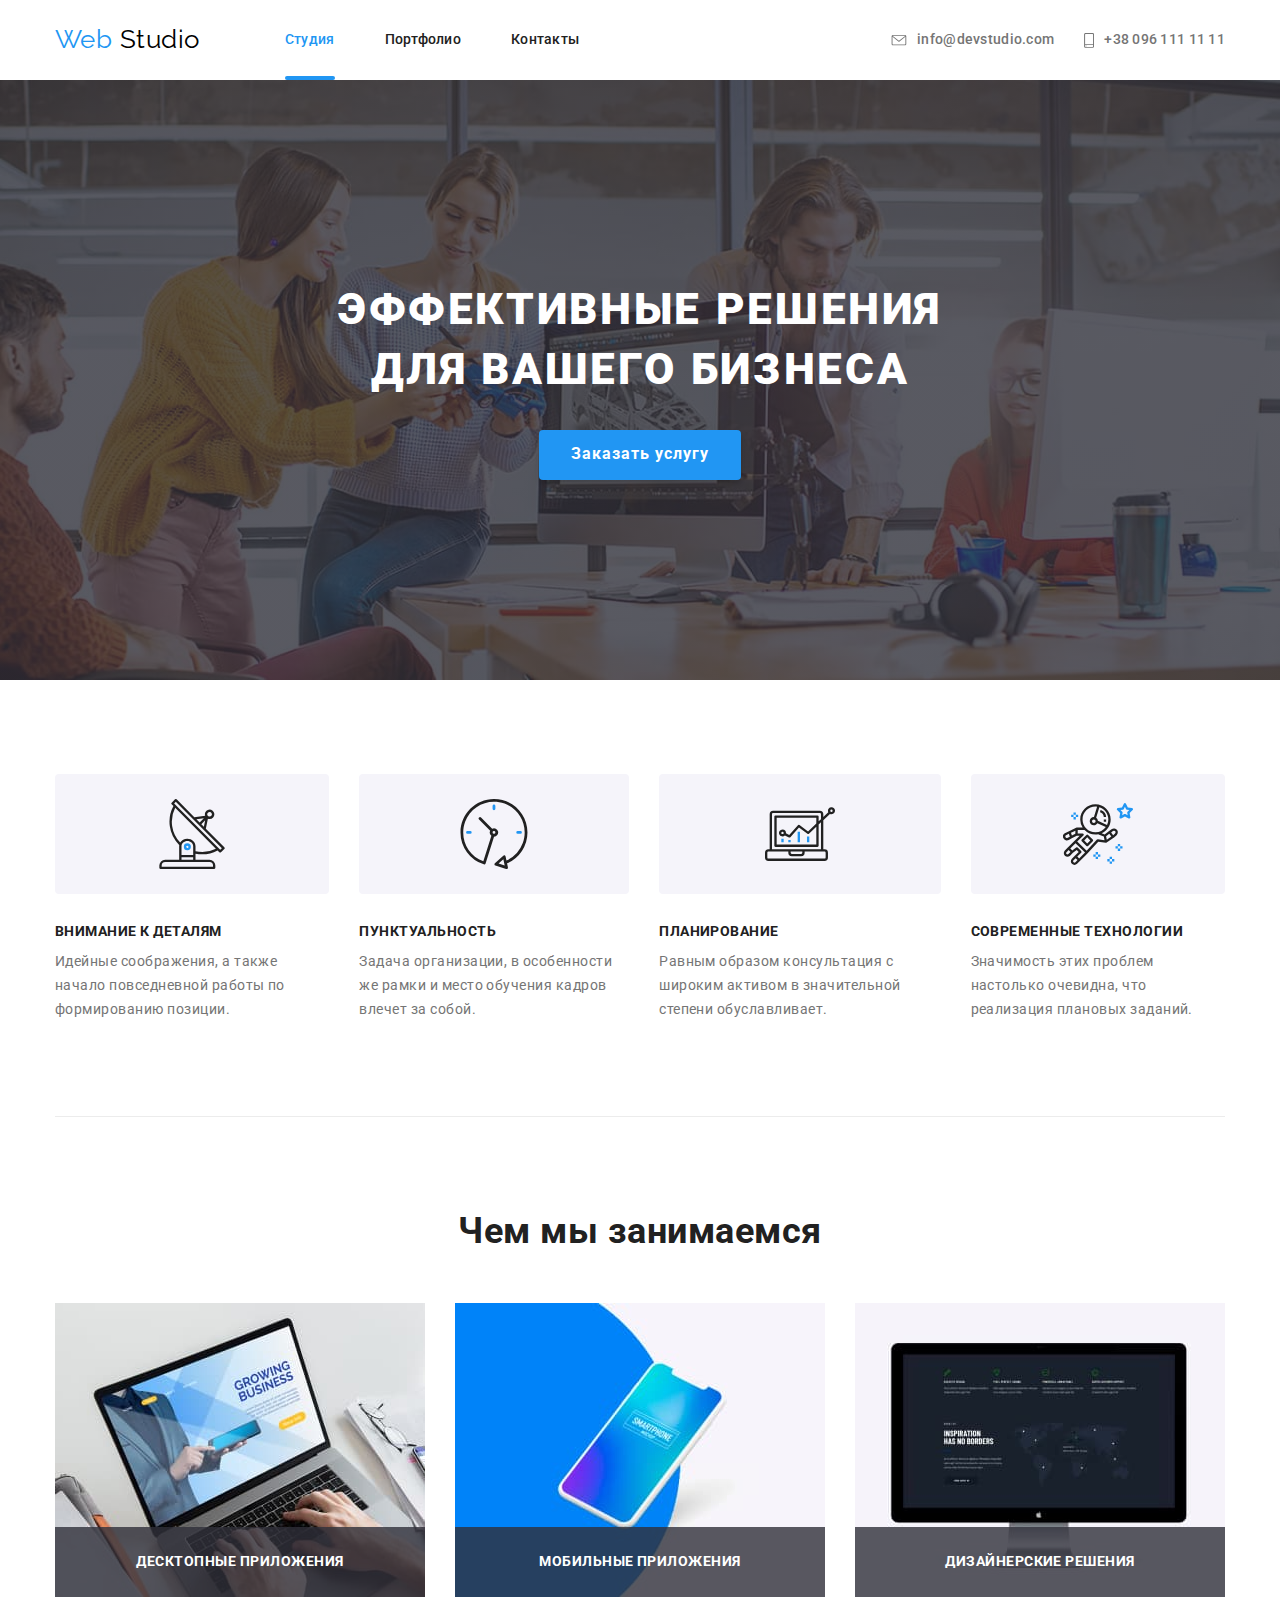
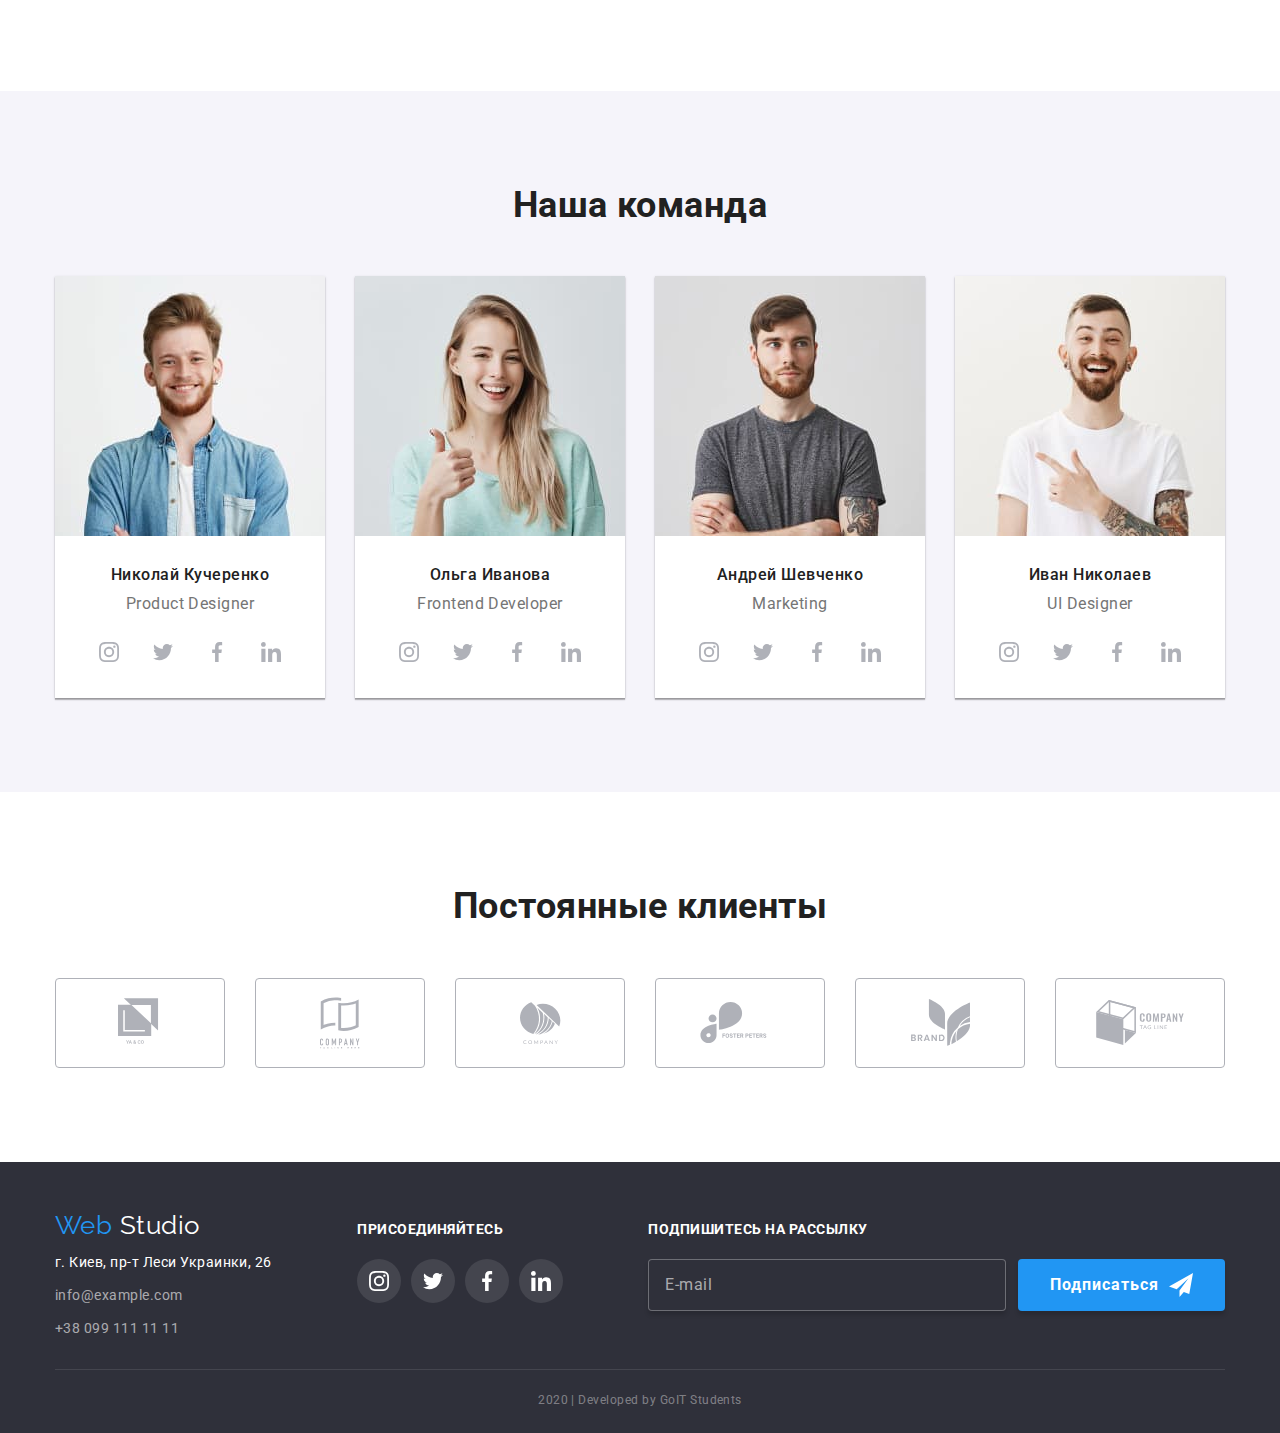
<file: index.html>
<!DOCTYPE html>
<html lang="ru">
  <head>
    <meta charset="UTF-8" />
    <meta name="viewport" content="width=device-width, initial-scale=1.0" />
    <title>Document</title>
    <link
      href="https://fonts.googleapis.com/css2?family=Raleway:wght@700&family=Roboto:wght@400;500;700;900&display=swap"
      rel="stylesheet"
    />
    <link
      rel="stylesheet"
      href="https://cdnjs.cloudflare.com/ajax/libs/modern-normalize/0.6.0/modern-normalize.min.css"
    />
    <link rel="stylesheet" href="./css/styles.css" />
  </head>
  <body>
    <!--Шапка сайта-->
    <header>
      <div class="container main-box">
        <nav class="nav-box">
          <a href="#" class="logo"
            >Web<span class="logo-accent"> Studio</span></a
          >
          <ul class="site-nav list">
            <li class="item">
              <a href="./index.html" class="link current">Студия</a>
            </li>
            <li class="item">
              <a href="./portfolio.html" class="link">Портфолио</a>
            </li>
            <li class="item"><a href="#" class="link">Контакты</a></li>
          </ul>
        </nav>
        <ul class="site-address list">
          <li class="item">
            <a href="mailto:info@devstudio.com" class="link">
              <svg class="icon-envelope" width="16" height="11.02">
                <use href="./images/sprite.svg#envelope"></use>
              </svg>
              info@devstudio.com</a
            >
          </li>
          <li class="item">
            <a href="tel:+380961111111" class="link">
              <svg class="icon-smartphone" width="10" height="14.94">
                <use href="./images/sprite.svg#smartphone"></use>
              </svg>
              +38 096 111 11 11</a
            >
          </li>
        </ul>
      </div>
    </header>

    <main>
      <!--Герой-->
      <div class="hero-overlay">
        <section class="hero">
          <h1 class="hero-title">
            эффективные решения для вашего бизнеса
          </h1>
          <button class="button" data-modal-open>Заказать услугу</button>
        </section>
      </div>
      <!--Достоинство и преимущество -->
      <section class="section">
        <div class="container">
          <h2 class="visually-hidden">
            Достоинство и преимущество нашей компании
          </h2>
          <ul class="dignity list">
            <li class="item">
              <div class="dignity-icon">
                <svg class="icon-antenna" width="70" height="70">
                  <use href="./images/sprite.svg#antenna"></use>
                </svg>
              </div>
              <h3 class="section-subtitle">Внимание к деталям</h3>
              <p class="text">
                Идейные соображения, а также начало повседневной работы по
                формированию позиции.
              </p>
            </li>
            <li class="item">
              <div class="dignity-icon">
                <svg class="icon-clock" width="70" height="70">
                  <use href="./images/sprite.svg#clock"></use>
                </svg>
              </div>
              <h3 class="section-subtitle">Пунктуальность</h3>
              <p class="text">
                Задача организации, в особенности же рамки и место обучения
                кадров влечет за собой.
              </p>
            </li>
            <li class="item">
              <div class="dignity-icon">
                <svg class="icon-diagram" width="70" height="70">
                  <use href="./images/sprite.svg#diagram"></use>
                </svg>
              </div>
              <h3 class="section-subtitle">Планирование</h3>
              <p class="text">
                Равным образом консультация с широким активом в значительной
                степени обуславливает.
              </p>
            </li>
            <li class="item">
              <div class="dignity-icon">
                <svg class="icon-astronaut" width="70" height="70">
                  <use href="./images/sprite.svg#astronaut"></use>
                </svg>
              </div>
              <h3 class="section-subtitle">Современные технологии</h3>
              <p class="text">
                Значимость этих проблем настолько очевидна, что реализация
                плановых заданий.
              </p>
            </li>
          </ul>
        </div>
      </section>
      <!-- Промежуточная линия -->
      <div class="container">
        <div class="line"></div>
      </div>
      <!--Род занятий-->
      <section class="section">
        <div class="container">
          <h2 class="section-title">Чем мы занимаемся</h2>
          <ul class="occupation list">
            <li class="item">
              <img
                class="no-clearance"
                src="./images/dextop.jpg"
                width="370"
                height="294"
                alt="Фото десктопного устройства"
              />
              <h3 class="lead">Десктопные приложения</h3>
            </li>
            <li class="item">
              <img
                class="no-clearance"
                src="./images/mobil.jpg"
                width="370"
                height="294"
                alt="Фото мобильного устройства"
              />
              <h3 class="lead">Мобильные приложения</h3>
            </li>
            <li class="item">
              <img
                class="no-clearance"
                src="./images/pc.jpg"
                width="370"
                height="294"
                alt="Фото персонального компьютера"
              />
              <h3 class="lead">Дизайнерские решения</h3>
            </li>
          </ul>
        </div>
      </section>
      <!--Список команды -->
      <section class="team section">
        <div class="container">
          <h2 class="section-title">Наша команда</h2>
          <ul class="team-box list">
            <li class="item">
              <img
                class="no-clearance"
                src="./images/foto-John-Smith.jpg"
                width="270"
                height="260"
                alt="фото Николай Кучеренко"
              />
              <div class="content-team">
                <h3 class="list-team">Николай Кучеренко</h3>
                <p class="prof">Product Designer</p>
                <ul class="socials list">
                  <li class="icons">
                    <a
                      href="#"
                      aria-label="Ссылка на instagram"
                      class="icon-social"
                    >
                      <svg class="social-network" width="20">
                        <use href="./images/sprite.svg#instagram"></use>
                      </svg>
                    </a>
                  </li>
                  <li class="icons">
                    <a
                      href="#"
                      aria-label="Ссылка на twitter"
                      class="icon-social"
                    >
                      <svg class="social-network" width="20">
                        <use href="./images/sprite.svg#twitter"></use>
                      </svg>
                    </a>
                  </li>
                  <li class="icons">
                    <a
                      href="#"
                      aria-label="Ссылка на facebook"
                      class="icon-social"
                    >
                      <svg class="social-network" width="20">
                        <use href="./images/sprite.svg#facebook"></use>
                      </svg>
                    </a>
                  </li>
                  <li class="icons">
                    <a
                      href="#"
                      aria-label="Ссылка на linkedin"
                      class="icon-social"
                    >
                      <svg class="social-network" width="20">
                        <use href="./images/sprite.svg#linkedin"></use>
                      </svg>
                    </a>
                  </li>
                </ul>
              </div>
            </li>
            <li class="item">
              <img
                class="no-clearance"
                src="./images/foto-Marta-Stewart.jpg"
                width="270"
                height="260"
                alt="фото Ольга Иванова"
              />
              <div class="content-team">
                <h3 class="list-team">Ольга Иванова</h3>
                <p class="prof">Frontend Developer</p>
                <ul class="socials list">
                  <li class="icons">
                    <a
                      href="#"
                      aria-label="Ссылка на instagram"
                      class="icon-social"
                    >
                      <svg class="social-network" width="20">
                        <use href="./images/sprite.svg#instagram"></use>
                      </svg>
                    </a>
                  </li>
                  <li class="icons">
                    <a
                      href="#"
                      aria-label="Ссылка на twitter"
                      class="icon-social"
                    >
                      <svg class="social-network" width="20">
                        <use href="./images/sprite.svg#twitter"></use>
                      </svg>
                    </a>
                  </li>
                  <li class="icons">
                    <a
                      href="#"
                      aria-label="Ссылка на facebook"
                      class="icon-social"
                    >
                      <svg class="social-network" width="20">
                        <use href="./images/sprite.svg#facebook"></use>
                      </svg>
                    </a>
                  </li>
                  <li class="icons">
                    <a
                      href="#"
                      aria-label="Ссылка на linkedin"
                      class="icon-social"
                    >
                      <svg class="social-network" width="20">
                        <use href="./images/sprite.svg#linkedin"></use>
                      </svg>
                    </a>
                  </li>
                </ul>
              </div>
            </li>
            <li class="item">
              <img
                class="no-clearance"
                src="./images/foto-Robert-Jakis.jpg"
                width="270"
                height="260"
                alt="фото Андрей Шевченко"
              />
              <div class="content-team">
                <h3 class="list-team">Андрей Шевченко</h3>
                <p class="prof">Marketing</p>
                <ul class="socials list">
                  <li class="icons">
                    <a
                      href="#"
                      aria-label="Ссылка на instagram"
                      class="icon-social"
                    >
                      <svg class="social-network" width="20">
                        <use href="./images/sprite.svg#instagram"></use>
                      </svg>
                    </a>
                  </li>
                  <li class="icons">
                    <a
                      href="#"
                      aria-label="Ссылка на twitter"
                      class="icon-social"
                      ><svg class="social-network" width="20">
                        <use href="./images/sprite.svg#twitter"></use>
                      </svg>
                    </a>
                  </li>
                  <li class="icons">
                    <a
                      href="#"
                      aria-label="Ссылка на facebook"
                      class="icon-social"
                      ><svg class="social-network" width="20">
                        <use href="./images/sprite.svg#facebook"></use>
                      </svg>
                    </a>
                  </li>
                  <li class="icons">
                    <a
                      href="#"
                      aria-label="Ссылка на linkedin"
                      class="icon-social"
                      ><svg class="social-network" width="20">
                        <use href="./images/sprite.svg#linkedin"></use>
                      </svg>
                    </a>
                  </li>
                </ul>
              </div>
            </li>
            <li class="item">
              <img
                class="no-clearance"
                src="./images/foto-Martin-Doe.jpg"
                width="270"
                height="260"
                alt="фото Иван Николаев"
              />
              <div class="content-team">
                <h3 class="list-team">Иван Николаев</h3>
                <p class="prof">UI Designer</p>
                <ul class="socials list">
                  <li class="icons">
                    <a
                      href="#"
                      aria-label="Ссылка на instagram"
                      class="icon-social"
                      ><svg class="social-network" width="20">
                        <use href="./images/sprite.svg#instagram"></use>
                      </svg>
                    </a>
                  </li>
                  <li class="icons">
                    <a
                      href="#"
                      aria-label="Ссылка на twitter"
                      class="icon-social"
                      ><svg class="social-network" width="20">
                        <use href="./images/sprite.svg#twitter"></use>
                      </svg>
                    </a>
                  </li>
                  <li class="icons">
                    <a
                      href="#"
                      aria-label="Ссылка на facebook"
                      class="icon-social"
                      ><svg class="social-network" width="20">
                        <use href="./images/sprite.svg#facebook"></use>
                      </svg>
                    </a>
                  </li>
                  <li class="icons">
                    <a
                      href="#"
                      aria-label="Ссылка на linkedin"
                      class="icon-social"
                      ><svg class="social-network" width="20">
                        <use href="./images/sprite.svg#linkedin"></use>
                      </svg>
                    </a>
                  </li>
                </ul>
              </div>
            </li>
          </ul>
        </div>
      </section>
      <!--Список клиентов -->
      <section class="section">
        <div class="container">
          <h2 class="section-title">Постоянные клиенты</h2>
          <ul class="company-box list">
            <li class="icons">
              <a href="#" class="logo-border">
                <svg class="icon-logo" width="44.27" height="49.23">
                  <use href="./images/sprite.svg#client-one"></use>
                </svg>
              </a>
            </li>
            <li class="icons">
              <a href="#" class="logo-border">
                <svg class="icon-logo" width="40" height="52">
                  <use href="./images/sprite.svg#client-two"></use>
                </svg>
              </a>
            </li>
            <li class="icons">
              <a href="#" class="logo-border">
                <svg class="icon-logo" width="41" height="42.6">
                  <use href="./images/sprite.svg#client-three"></use>
                </svg>
              </a>
            </li>
            <li class="icons">
              <a href="#" class="logo-border">
                <svg class="icon-logo" width="79.66" height="42.02">
                  <use href="./images/sprite.svg#client-four"></use>
                </svg>
              </a>
            </li>
            <li class="icons">
              <a href="#" class="logo-border">
                <svg class="icon-logo" width="59" height="47">
                  <use href="./images/sprite.svg#client-five"></use>
                </svg>
              </a>
            </li>
            <li class="icons">
              <a href="#" class="logo-border">
                <svg class="icon-logo" width="88.48" height="45.44">
                  <use href="./images/sprite.svg#client-six"></use>
                </svg>
              </a>
            </li>
          </ul>
        </div>
      </section>
    </main>

    <!--Подвал-->
    <footer class="footer">
      <div class="container">
        <div class="footer-box">
          <div class="info-box">
            <a href="#" class="logo">Web<span class="accent"> Studio</span></a>
            <address class="address">
              г. Киев, пр-т Леси Украинки, 26
            </address>
            <address class="contact">
              <a href="mailto:info@devstudio.com" class="link mail"
                >info@example.com</a
              >
              <a href="tel:+380961111111" class="link">+38 099 111 11 11</a>
            </address>
          </div>

          <div class="join-box">
            <b class="subscribe">присоединяйтесь</b>
            <ul class="socials list">
              <li class="icons">
                <a href="#" aria-label="Ссылка на instagram" class="icon-social"
                  ><svg class="social-network" width="20">
                    <use href="./images/sprite.svg#instagram"></use>
                  </svg>
                </a>
              </li>
              <li class="icons">
                <a href="#" aria-label="Ссылка на twitter" class="icon-social"
                  ><svg class="social-network" width="20">
                    <use href="./images/sprite.svg#twitter"></use>
                  </svg>
                </a>
              </li>
              <li class="icons">
                <a href="#" aria-label="Ссылка на facebook" class="icon-social"
                  ><svg class="social-network" width="20">
                    <use href="./images/sprite.svg#facebook"></use>
                  </svg>
                </a>
              </li>
              <li class="icons">
                <a href="#" aria-label="Ссылка на linkedin" class="icon-social"
                  ><svg class="social-network" width="20">
                    <use href="./images/sprite.svg#linkedin"></use>
                  </svg>
                </a>
              </li>
            </ul>
          </div>

          <div class="subscribe-box">
            <b class="subscribe">Подпишитесь на рассылку</b>
            <div class="subscribe-input">
              <input
                type="email"
                class="mail-input"
                name="email"
                placeholder="E-mail"
              />
              <button type="submit" class="subscribe-btn button">
                Подписаться
                <svg class="icon-send" width="24" height="24">
                  <use href="./images/sprite.svg#send"></use>
                </svg>
              </button>
            </div>
          </div>
        </div>
        <p class="copyright">2020 | Developed by GoIT Students</p>
      </div>

      <!-- Модалка -->
      <div class="backdrop is-hidden" data-modal>
        <div class="modal">
          <form class="form">
            <h2 class="form-title">Оставьте свои данные, мы вам перезвоним</h2>
            <ul class="list form-field">
              <li class="form-list">
                <label class="form-label"
                  ><input
                    class="form-input"
                    type="text"
                    name="name"
                    placeholder=" "
                  />
                  <span class="form-write">Имя</span>
                  <svg class="label-icon" width="18" height="18">
                    <use href="./images/sprite.svg#person"></use>
                  </svg>
                </label>
              </li>
              <li class="form-list">
                <label class="form-label"
                  ><input
                    class="form-input"
                    type="tel"
                    name="telephone"
                    placeholder=" "
                  /><span class="form-write">Телефон</span>
                  <svg class="label-icon" width="18" height="18">
                    <use href="./images/sprite.svg#phone"></use>
                  </svg>
                </label>
              </li>
              <li class="form-list">
                <label class="form-label"
                  ><input
                    class="form-input"
                    type="email"
                    name="email"
                    placeholder=" "
                  /><span class="form-write">Почта</span>
                  <svg class="label-icon" width="18" height="18">
                    <use href="./images/sprite.svg#email"></use>
                  </svg>
                </label>
              </li>
              <li class="form-list">
                <label class="form-label">
                  <textarea
                    class="form-textarea"
                    name="comment"
                    rows="10"
                    placeholder=" "
                  ></textarea
                  ><span class="textarea-write">Комментарий</span></label
                >
              </li>
            </ul>

            <label class="form-policy"
              ><input class="checkbox-policy" type="checkbox" name="policy" />
              <span class="accept-icon"></span>
              <span class="form-accept"
                >Соглашаюсь с рассылкой и принимаю
                <a href="#" class="accept-accent">Условия договора</a></span
              >
            </label>

            <button type="submit" class="button button-check">
              Отправить
            </button>

            <button class="form-button" data-modal-close>
              <svg class="icon-close" width="18" height="18">
                <use href="./images/sprite.svg#close"></use>
              </svg>
            </button>
          </form>
        </div>
      </div>
    </footer>

    <script src="./js/modal.js"></script>
  </body>
</html>
</file>
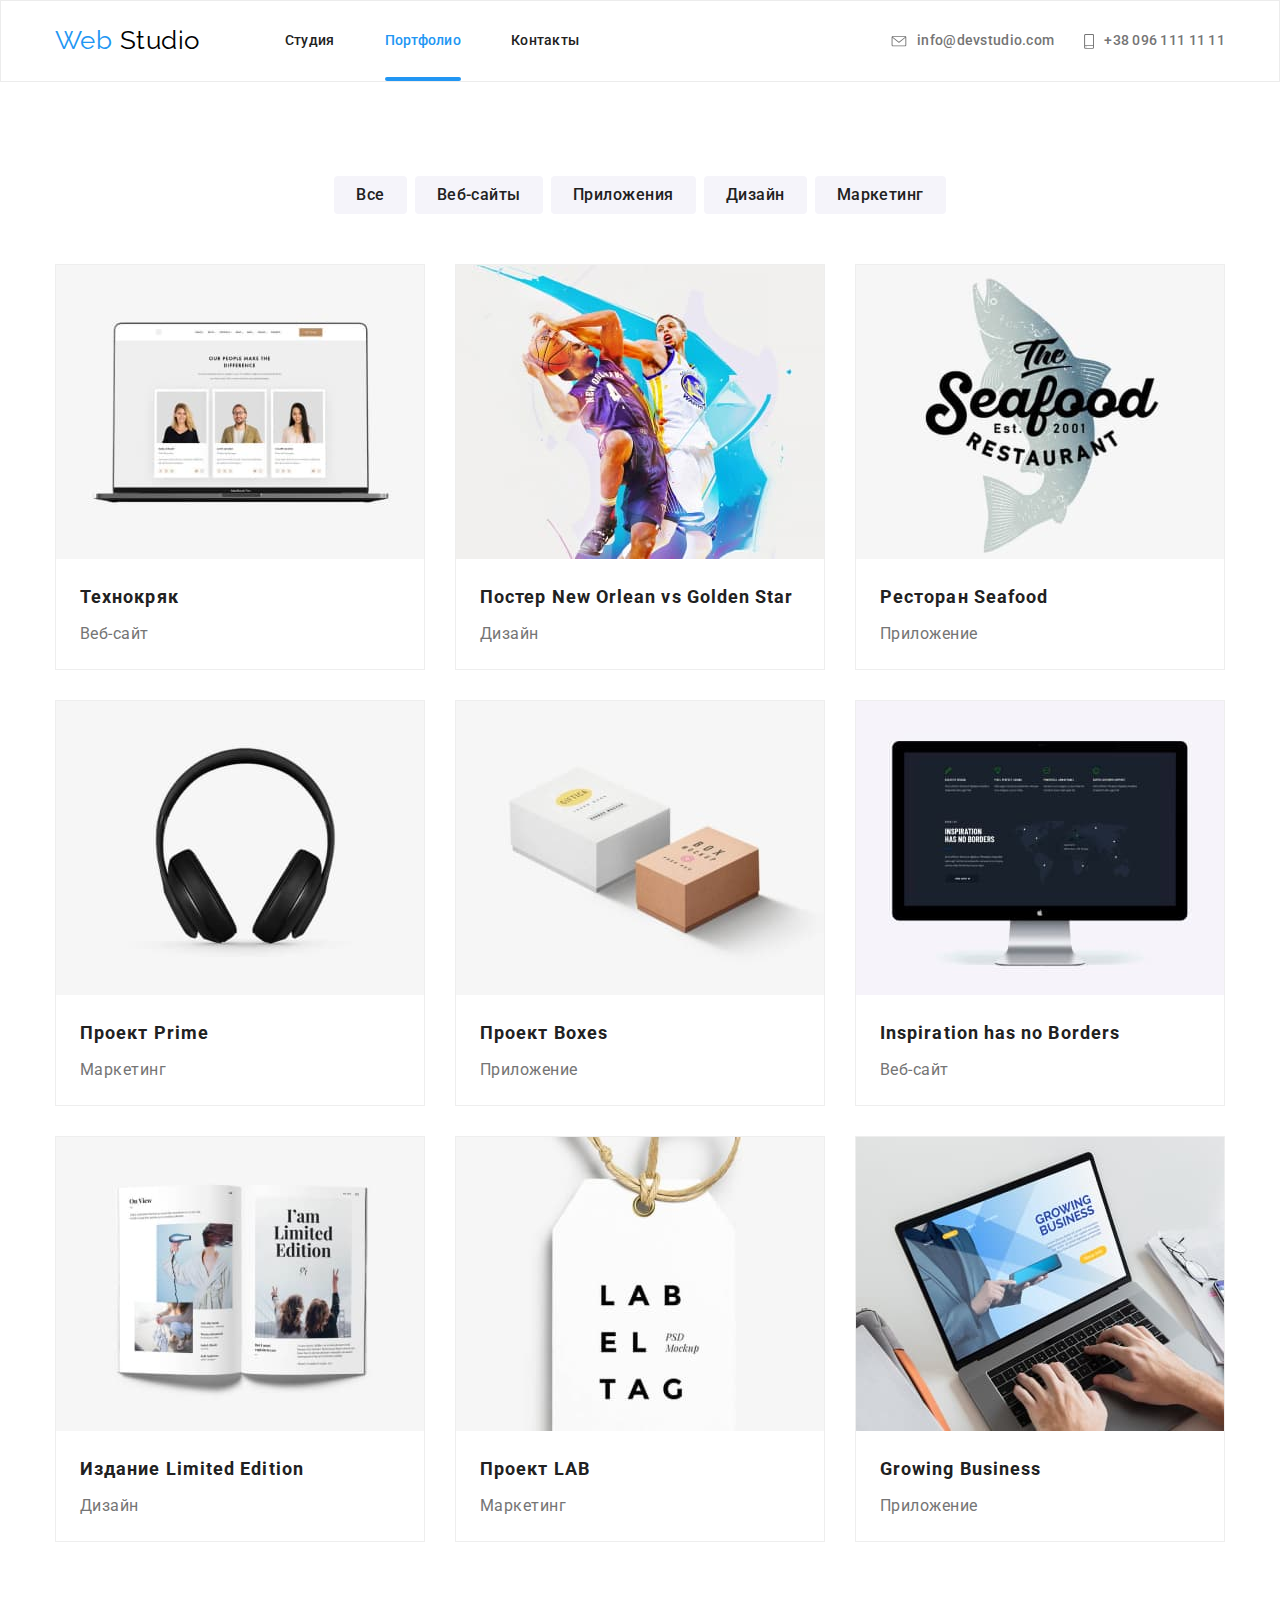
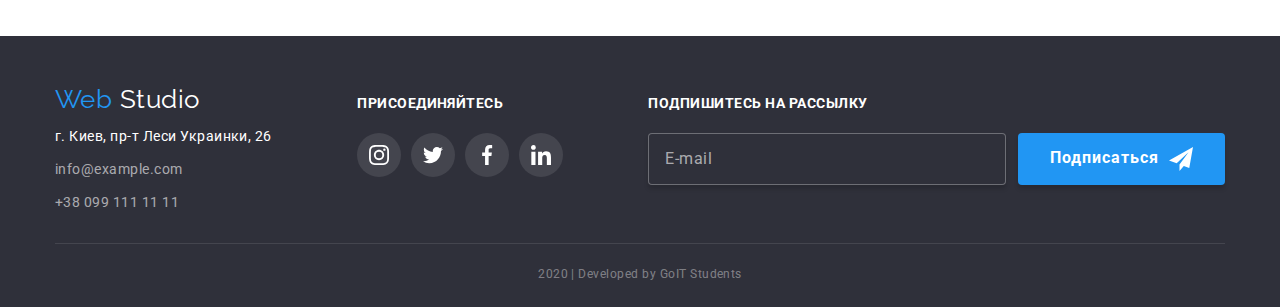
<file: portfolio.html>
<!DOCTYPE html>
<html lang="ru">
  <head>
    <meta charset="UTF-8" />
    <meta name="viewport" content="width=device-width, initial-scale=1.0" />
    <title>Document</title>
    <link
      href="https://fonts.googleapis.com/css2?family=Raleway:wght@700&family=Roboto:wght@400;500;700;900&display=swap"
      rel="stylesheet"
    />
    <link
      rel="stylesheet"
      href="https://cdnjs.cloudflare.com/ajax/libs/modern-normalize/0.6.0/modern-normalize.min.css"
    />
    <link rel="stylesheet" href="./css/styles.css" />
  </head>
  <body>
    <!--Шапка сайта-->
    <header class="header">
      <div class="container main-box">
        <nav class="nav-box">
          <a href="#" class="logo"
            >Web<span class="logo-accent"> Studio</span></a
          >
          <ul class="site-nav list">
            <li class="item"><a href="./index.html" class="link">Студия</a></li>
            <li class="item">
              <a href="./portfolio.html" class="link current">Портфолио</a>
            </li>
            <li class="item"><a href="#" class="link">Контакты</a></li>
          </ul>
        </nav>
        <ul class="site-address list">
          <li class="item">
            <a href="mailto:info@devstudio.com" class="link">
              <svg class="icon-envelope" width="16" height="11.02">
                <use href="./images/sprite.svg#envelope"></use>
              </svg>
              info@devstudio.com</a
            >
          </li>
          <li class="item">
            <a href="tel:+380961111111" class="link">
              <svg class="icon-smartphone" width="10" height="14.94">
                <use href="./images/sprite.svg#smartphone"></use>
              </svg>
              +38 096 111 11 11</a
            >
          </li>
        </ul>
      </div>
    </header>

    <main>
      <section class="section">
        <div class="container">
          <h1 class="visually-hidden">Примеры работ</h1>
          <ul class="breadcrumbs list">
            <li class="btn">
              <button type="button" class="button-list">Все</button>
            </li>
            <li class="btn">
              <button type="button" class="button-list">Веб-сайты</button>
            </li>
            <li class="btn">
              <button type="button" class="button-list">Приложения</button>
            </li>
            <li class="btn">
              <button type="button" class="button-list">Дизайн</button>
            </li>
            <li class="btn">
              <button type="button" class="button-list">Маркетинг</button>
            </li>
          </ul>
          <ul class="work-box list">
            <li class="work-item">
              <a href="#" class="holder">
                <div class="work-thumb">
                  <img
                    class="no-clearance"
                    src="./images/tehno.jpg"
                    width="370"
                    height="294"
                    alt="Изображение ноутбука"
                  />
                  <div class="work-overlay">
                    <p class="desc-text">
                      Технокряк это современная площадка распространения
                      коронавируса. Компании используют эту платформу для
                      цифрового шпионажа и атак на защищённые сервера
                      конкурентов.
                    </p>
                  </div>
                </div>
                <div class="holder-desc">
                  <h2 class="desc-title">Технокряк</h2>
                  <p class="desc-subtitle">Веб-сайт</p>
                </div>
              </a>
            </li>
            <li class="work-item">
              <a href="#" class="holder">
                <div class="work-thumb">
                  <img
                    class="no-clearance"
                    src="./images/poster.jpg"
                    width="370"
                    height="294"
                    alt="Изображение постера New Orlean vs Golden Stars"
                  />
                  <div class="work-overlay">
                    <p class="desc-text">
                      Технокряк это современная площадка распространения
                      коронавируса. Компании используют эту платформу для
                      цифрового шпионажа и атак на защищённые сервера
                      конкурентов.
                    </p>
                  </div>
                </div>
                <div class="holder-desc">
                  <h2 class="desc-title">Постер New Orlean vs Golden Star</h2>
                  <p class="desc-subtitle">Дизайн</p>
                </div>
              </a>
            </li>
            <li class="work-item">
              <a href="#" class="holder">
                <div class="work-thumb">
                  <img
                    class="no-clearance"
                    src="./images/restaurant.jpg"
                    width="370"
                    height="294"
                    alt="Изображение постера ресторана Seafood"
                  />
                  <div class="work-overlay">
                    <p class="desc-text">
                      Технокряк это современная площадка распространения
                      коронавируса. Компании используют эту платформу для
                      цифрового шпионажа и атак на защищённые сервера
                      конкурентов.
                    </p>
                  </div>
                </div>
                <div class="holder-desc">
                  <h2 class="desc-title">Ресторан Seafood</h2>
                  <p class="desc-subtitle">Приложение</p>
                </div>
              </a>
            </li>
            <li class="work-item">
              <a href="#" class="holder">
                <div class="work-thumb">
                  <img
                    class="no-clearance"
                    src="./images/prime.jpg"
                    width="370"
                    height="294"
                    alt="Изображение наушников"
                  />
                  <div class="work-overlay">
                    <p class="desc-text">
                      Технокряк это современная площадка распространения
                      коронавируса. Компании используют эту платформу для
                      цифрового шпионажа и атак на защищённые сервера
                      конкурентов.
                    </p>
                  </div>
                </div>
                <div class="holder-desc">
                  <h2 class="desc-title">Проект Prime</h2>
                  <p class="desc-subtitle">Маркетинг</p>
                </div>
              </a>
            </li>
            <li class="work-item">
              <a href="#" class="holder">
                <div class="work-thumb">
                  <img
                    class="no-clearance"
                    src="./images/boxes.jpg"
                    width="370"
                    height="294"
                    alt="Изображение двух коробок"
                  />
                  <div class="work-overlay">
                    <p class="desc-text">
                      Технокряк это современная площадка распространения
                      коронавируса. Компании используют эту платформу для
                      цифрового шпионажа и атак на защищённые сервера
                      конкурентов.
                    </p>
                  </div>
                </div>
                <div class="holder-desc">
                  <h2 class="desc-title">Проект Boxes</h2>
                  <p class="desc-subtitle">Приложение</p>
                </div>
              </a>
            </li>
            <li class="work-item">
              <a href="#" class="holder">
                <div class="work-thumb">
                  <img
                    class="no-clearance"
                    src="./images/pc.jpg"
                    width="370"
                    height="294"
                    alt="Изображение монитора персонального компьютера"
                  />
                  <div class="work-overlay">
                    <p class="desc-text">
                      Технокряк это современная площадка распространения
                      коронавируса. Компании используют эту платформу для
                      цифрового шпионажа и атак на защищённые сервера
                      конкурентов.
                    </p>
                  </div>
                </div>
                <div class="holder-desc">
                  <h2 class="desc-title">Inspiration has no Borders</h2>
                  <p class="desc-subtitle">Веб-сайт</p>
                </div>
              </a>
            </li>
            <li class="work-item">
              <a href="#" class="holder">
                <div class="work-thumb">
                  <img
                    class="no-clearance"
                    src="./images/limited.jpg"
                    width="370"
                    height="294"
                    alt="Изображение страниц журнала"
                  />
                  <div class="work-overlay">
                    <p class="desc-text">
                      Технокряк это современная площадка распространения
                      коронавируса. Компании используют эту платформу для
                      цифрового шпионажа и атак на защищённые сервера
                      конкурентов.
                    </p>
                  </div>
                </div>
                <div class="holder-desc">
                  <h2 class="desc-title">Издание Limited Edition</h2>
                  <p class="desc-subtitle">Дизайн</p>
                </div>
              </a>
            </li>
            <li class="work-item">
              <a href="#" class="holder">
                <div class="work-thumb">
                  <img
                    class="no-clearance"
                    src="./images/lab.jpg"
                    width="370"
                    height="294"
                    alt="Изображение этикетки LAB"
                  />
                  <div class="work-overlay">
                    <p class="desc-text">
                      Технокряк это современная площадка распространения
                      коронавируса. Компании используют эту платформу для
                      цифрового шпионажа и атак на защищённые сервера
                      конкурентов.
                    </p>
                  </div>
                </div>
                <div class="holder-desc">
                  <h2 class="desc-title">Проект LAB</h2>
                  <p class="desc-subtitle">Маркетинг</p>
                </div>
              </a>
            </li>
            <li class="work-item">
              <a href="#" class="holder">
                <div class="work-thumb">
                  <img
                    class="no-clearance"
                    src="./images/dextop.jpg"
                    width="370"
                    height="294"
                    alt="Изображение ноутбука"
                  />
                  <div class="work-overlay">
                    <p class="desc-text">
                      Технокряк это современная площадка распространения
                      коронавируса. Компании используют эту платформу для
                      цифрового шпионажа и атак на защищённые сервера
                      конкурентов.
                    </p>
                  </div>
                </div>
                <div class="holder-desc">
                  <h2 class="desc-title">Growing Business</h2>
                  <p class="desc-subtitle">Приложение</p>
                </div>
              </a>
            </li>
          </ul>
        </div>
      </section>
    </main>

    <!--Подвал-->
    <footer class="footer">
      <div class="container">
        <div class="footer-box">
          <div class="info-box">
            <a href="#" class="logo">Web<span class="accent"> Studio</span></a>
            <address class="address">
              г. Киев, пр-т Леси Украинки, 26
            </address>
            <address class="contact">
              <a href="mailto:info@devstudio.com" class="link mail"
                >info@example.com</a
              >
              <a href="tel:+380961111111" class="link">+38 099 111 11 11</a>
            </address>
          </div>

          <div class="join-box">
            <b class="subscribe">присоединяйтесь</b>
            <ul class="socials list">
              <li class="icons">
                <a href="#" aria-label="Ссылка на instagram" class="icon-social"
                  ><svg class="social-network" width="20">
                    <use href="./images/sprite.svg#instagram"></use>
                  </svg>
                </a>
              </li>
              <li class="icons">
                <a href="#" aria-label="Ссылка на twitter" class="icon-social"
                  ><svg class="social-network" width="20">
                    <use href="./images/sprite.svg#twitter"></use>
                  </svg>
                </a>
              </li>
              <li class="icons">
                <a href="#" aria-label="Ссылка на facebook" class="icon-social"
                  ><svg class="social-network" width="20">
                    <use href="./images/sprite.svg#facebook"></use>
                  </svg>
                </a>
              </li>
              <li class="icons">
                <a href="#" aria-label="Ссылка на linkedin" class="icon-social"
                  ><svg class="social-network" width="20">
                    <use href="./images/sprite.svg#linkedin"></use>
                  </svg>
                </a>
              </li>
            </ul>
          </div>

          <div class="subscribe-box">
            <b class="subscribe">Подпишитесь на рассылку</b>
            <div class="subscribe-input">
              <input
                type="email"
                class="mail-input"
                name="email"
                placeholder="E-mail"
              />
              <button type="submit" class="subscribe-btn button">
                Подписаться
                <svg class="icon-send" width="24" height="24">
                  <use href="./images/sprite.svg#send"></use>
                </svg>
              </button>
            </div>
          </div>
        </div>
        <p class="copyright">2020 | Developed by GoIT Students</p>
      </div>
    </footer>
  </body>
</html>
</file>
<file: css/styles.css>
/*
цвет макета - белый #FFFFFF;
цвет (section)- Список команды #F5F4FA
цвет(footer) background: #2F303A;
*/
/* 
основной цвет текста (чёрный)-#757575;
вторичный ( h1,h2,h3....)цвет текста (серый)- #212121;
цвет текста адреса (footer) - rgba(255, 255, 255, 0.6);
*/
/*цвет наведения (акцент) и фона (синий)- #2196F3;*/

/* 
основной шрифт 
font-family: Roboto;(sans-serif
font-weight: 400, 500, 700, 900;
второй шрифт
font-family: Raleway;sans-serif
font-weight: 700;
*/

:root {
  --primary-text-color: #757575;
  --title-text-color: #212121;
  --accent-color: #2196f3;
  --primary-white-color: #ffffff;
  --primary-grey-color: #f5f4fa;
  --secondary-grey-color: #2f303a;

  --timing-function: cubic-bezier(0.4, 0, 0.2, 1);
}

body {
  background-color: var(--primary-white-color);
  color: var(--primary-text-color);
  font-family: Roboto, sans-serif;
  letter-spacing: 0.03em;
}

/* утилиты */
.list {
  padding: 0;
  margin: 0;
  list-style: none;
}

.container {
  margin-left: auto;
  margin-right: auto;
  width: 1200px;
  padding-left: 15px;
  padding-right: 15px;
  /* outline: 2px solid tomato; */
}

.visually-hidden {
  position: absolute;
  width: 1px;
  height: 1px;
  margin: -1px;
  border: 0;
  padding: 0;
  clip: rect(0 0 0 0);
  overflow: hidden;
}

/* для img */
/* img {
  display: block;
  max-width: 100%;
  max-height: auto;
} */
.no-clearance {
  display: block;
}

.line {
  border-bottom: 1px solid #ececec;
}

/* header */

.header {
  border: 1px solid #ececec;
}

.main-box,
.nav-box {
  display: flex;
  align-items: center;
  /* background-color: rosybrown; */
}

/* logo */
.logo {
  margin-right: 85px;
  padding-top: 24px;
  padding-bottom: 25px;

  color: var(--accent-color);
  font-family: Raleway, sans-serif;
  font-size: 26px;
  line-height: 1.2;
  text-decoration: none;
}

.logo-accent {
  color: #000000;
}

/* nav */
.site-nav {
  display: flex;
}

.site-nav .item:not(:last-child) {
  margin-right: 50px;
  /* outline: 2px solid coral; */
}

.site-nav .link {
  position: relative;
  display: block;
  padding-top: 32px;
  padding-bottom: 32px;

  color: var(--title-text-color);
  font-weight: 500;
  font-size: 14px;
  line-height: 1.14;
  letter-spacing: 0.02em;
  text-decoration: none;
  transition: color 250ms var(--timing-function);
}
.site-nav .link:hover,
.site-nav .link:focus {
  color: var(--accent-color);
}

.site-nav .current {
  color: var(--accent-color);
}

.current::after {
  content: "";
  position: absolute;
  bottom: 0;
  left: 0;
  display: inline-block;
  width: 100%;
  height: 4px;
  border-radius: 2px;

  background: #2196f3;
}

/* address */
.site-address {
  display: flex;
  margin-left: auto;
  align-items: center;
}

.site-address .item:not(:last-child) {
  margin-right: 30px;
}

.site-address .link {
  display: flex;
  align-items: center;
  padding-top: 32px;
  padding-bottom: 32px;

  color: var(--primary-text-color);
  font-style: normal;
  font-weight: 500;
  font-size: 14px;
  line-height: 1.14;
  letter-spacing: 0.02em;
  text-decoration: none;

  transition: color 250ms var(--timing-function);

  /* outline: 1px solid tomato; */
}

.site-address .link:hover,
.site-address .link:focus {
  color: var(--accent-color);
}

.icon-envelope,
.icon-smartphone {
  margin-right: 10px;
  fill: currentColor;
}

/* hero-overlay */
.hero-overlay {
  margin-left: auto;
  margin-right: auto;
  max-width: 1600px;
  height: 600px;
  background-color: rgba(47, 48, 58, 0.8);
  background-image: linear-gradient(
      rgba(47, 48, 58, 0.8),
      rgba(47, 48, 58, 0.8)
    ),
    url("../images/header.jpg");
  background-repeat: no-repeat;
  background-size: cover;
  background-position: center;

  /* outline: 1px solid tomato; */
}

/* hero  */
.hero {
  padding-top: 200px;
  padding-bottom: 200px;
  text-align: center;

  /* outline: 1px solid yellow; */
}

.hero-title {
  width: 696px;
  margin-left: auto;
  margin-right: auto;
  margin-top: 0;
  margin-bottom: 30px;
  color: var(--primary-white-color);
  font-weight: 900;
  font-size: 44px;
  line-height: 1.36;
  letter-spacing: 0.06em;
  text-transform: uppercase;
}

.button {
  display: inline-block;
  border: none;
  /* border: 1px, solid, transparent; */
  padding: 10px 32px;
  min-width: 200px;
  min-height: 50px;
  border-radius: 4px;
  box-shadow: 0px 4px 4px rgba(0, 0, 0, 0.15);

  color: var(--primary-white-color);
  background-color: var(--accent-color);
  font-weight: 700;
  font-size: 16px;
  line-height: 1.8;
  letter-spacing: 0.06em;
  text-decoration: none;
  cursor: pointer;
  transition: background-color 250ms var(--timing-function);
}

.button:hover,
.button:focus {
  background-color: #188ce8;
}

/* section */
.section {
  padding-top: 94px;
  padding-bottom: 94px;
}

.section-title {
  margin-top: 0;
  margin-bottom: 50px;

  color: var(--title-text-color);
  font-weight: 700;
  font-size: 36px;
  line-height: 1.16;
  text-align: center;
}

.section-subtitle {
  margin-top: 0;
  margin-bottom: 10px;

  color: var(--title-text-color);
  font-weight: 700;
  font-size: 14px;
  line-height: 1.14;
  text-transform: uppercase;
  /* background-color: cadetblue; */
}

/* Достоинство и преимущество нашей компании */
.dignity {
  display: flex;
}

.dignity .item {
  width: calc((100% -90px) / 4);

  /* background-color: aquamarine; */
}

.dignity .item:not(:last-child) {
  margin-right: 30px;
}

.dignity-icon {
  display: flex;
  justify-content: center;
  align-items: center;
  height: 120px;
  margin-bottom: 30px;
  background-color: var(--primary-grey-color);
  border-radius: 4px;
}

.dignity .text {
  margin-top: 0;
  margin-bottom: 0;

  font-weight: 400;
  font-size: 14px;
  line-height: 1.71;
}

/* Род занятий */
.occupation {
  display: flex;
  text-align: center;
  /* background-color: violet; */
}

.occupation .item:not(:last-child) {
  margin-right: 30px;
}

.occupation .item {
  position: relative;
}

.lead {
  position: absolute;
  bottom: 0;
  left: 0;
  right: 0;
  margin-top: 0;
  margin-bottom: 0;
  padding-top: 27px;
  padding-bottom: 27px;

  color: var(--primary-white-color);
  background-color: rgba(47, 48, 58, 0.8);
  font-weight: 700;
  font-size: 14px;
  line-height: 1.14;
  text-transform: uppercase;
}

/* Список команды */

.team {
  background-color: var(--primary-grey-color);
}

.team-box {
  display: flex;
  /* background-color: chartreuse; */
}

.team-box .item {
  width: calc((100% -90px) / 4);
  text-align: center;
  background-color: var(--primary-white-color);
  overflow: hidden;
  box-shadow: 0px 2px 1px rgba(0, 0, 0, 0.2), 0px 1px 1px rgba(0, 0, 0, 0.14),
    0px 1px 3px rgba(0, 0, 0, 0.12);
}

.team-box .item:not(:last-child) {
  margin-right: 30px;
}

.content-team {
  padding-top: 30px;
  padding-bottom: 24px;
}

.list-team {
  margin-top: 0;
  margin-bottom: 10px;

  color: var(--title-text-color);
  font-weight: 500;
  font-size: 16px;
  line-height: 1.18;
}

.prof {
  margin-top: 0;
  margin-bottom: 16px;

  font-weight: 400;
  font-size: 16px;
  line-height: 1.18;
}

/* Иконки соц.сетей */
.socials {
  display: flex;
  margin-left: 32px;
  margin-right: 32px;

  /* outline: 2px solid tomato; */
}

.socials .icons:not(:last-child) {
  margin-right: 10px;
}

.icon-social {
  display: flex;
  justify-content: center;
  border-radius: 50px;
  width: 44px;
  height: 44px;

  color: #afb1b8;
  background-color: var(--primary-white-color);

  transition: color 250ms var(--timing-function),
    background-color 250ms var(--timing-function);
}

.icon-social:hover,
.icon-social:focus {
  color: var(--primary-white-color);
  background-color: var(--accent-color);
}

.social-network {
  fill: currentColor;
}

/* Список клиентов */
.company-box {
  display: flex;
}

.company-box .icons:not(:first-child) {
  margin-left: 30px;
}

.logo-border {
  display: flex;
  justify-content: center;
  align-items: center;
  width: 170px;
  height: 90px;
  color: #afb1b8;
  border: 1px solid;
  border-radius: 4px;

  transition: color 250ms var(--timing-function);
}

.logo-border:hover,
.logo-border:focus {
  color: var(--accent-color);
}

.icon-logo {
  fill: currentColor;
}

/* portofolio main */
.breadcrumbs {
  display: flex;
  justify-content: center;
  margin-bottom: 50px;
}

.breadcrumbs .btn:not(:last-child) {
  margin-right: 8px;
  /* outline: 1px solid turquoise; */
}

.button-list {
  border: none;
  padding: 6px 22px;
  border-radius: 4px;
  color: var(--title-text-color);
  background-color: var(--primary-grey-color);
  font-weight: 500;
  font-size: 16px;
  line-height: 1.62;
  letter-spacing: inherit;
  cursor: pointer;

  transition: color 250ms var(--timing-function),
    background-color 250ms var(--timing-function),
    box-shadow 250ms var(--timing-function);
}

.button-list:hover,
.button-list:focus {
  color: var(--primary-white-color);
  background-color: var(--accent-color);
  box-shadow: 0px 2px 2px rgba(0, 0, 0, 0.12), 0px 1px 2px rgba(0, 0, 0, 0.08),
    0px 3px 1px rgba(0, 0, 0, 0.1);
}

/* work-box Примеры работ*/
.work-box {
  display: flex;
  flex-wrap: wrap;
}

/* .work-box  */
.work-item {
  width: calc((100% - 60px) / 3);
  border: 1px solid #eeeeee;

  transition: box-shadow 250ms var(--timing-function);

  /* outline: 2px solid aquamarine; */
}

.work-item:not(:nth-child(3n)) {
  margin-right: 30px;
}

.work-item:not(:nth-last-child(-n + 3)) {
  margin-bottom: 30px;
}

.work-item:hover,
.work-item:focus {
  box-shadow: 1px 4px 6px rgba(0, 0, 0, 0.16), 0px 4px 4px rgba(0, 0, 0, 0.06),
    0px 1px 1px rgba(0, 0, 0, 0.12);
}

.work-thumb {
  position: relative;
  overflow: hidden;
}

.work-overlay {
  position: absolute;
  top: 0;
  left: 0;
  width: 100%;
  height: 100%;

  background-color: rgba(33, 150, 243, 0.9);

  transform: translateY(100%);
  transition: transform 250ms var(--timing-function);
}

.work-item:hover .work-overlay,
.work-item:focus .work-overlay {
  transform: translateY(0);
}

.desc-text {
  position: absolute;
  width: 100%;
  margin: 0;
  padding: 63px 24px;
  color: var(--primary-white-color);
  font-weight: 400;
  font-size: 18px;
  line-height: 1.56;
  text-decoration: none;
}

.holder {
  text-decoration: none;
}

.holder-desc {
  padding: 20px 24px;
}

.desc-title {
  margin-top: 0;
  margin-bottom: 4px;
  color: var(--title-text-color);
  font-weight: 700;
  font-size: 18px;
  line-height: 2;
  letter-spacing: 0.06em;
  text-decoration: none;
}
.desc-subtitle {
  margin: 0;
  color: var(--primary-text-color);
  font-weight: 400;
  font-size: 16px;
  line-height: 1.87;
  text-decoration: none;
}

/* footer */
.footer {
  background-color: var(--secondary-grey-color);
}

.footer-box {
  display: flex;
  justify-content: space-between;
  align-items: baseline;
  padding-top: 48px;
  padding-bottom: 28px;
  border-bottom: 1px solid rgba(255, 255, 255, 0.1);
}

.info-box > .logo {
  display: block;
  padding: 0;
  margin-right: 0;
  margin-bottom: 10px;

  /* outline: 1px solid blue; */
}

.info-box .accent {
  color: var(--primary-white-color);
}

.address {
  margin-bottom: 9px;

  color: var(--primary-white-color);
  font-style: normal;
  font-weight: 400;
  font-size: 14px;
  line-height: 1.71;
  /* background-color: violet; */
}

.contact .mail {
  margin-bottom: 9px;
}

.contact .link {
  display: block;

  color: rgba(255, 255, 255, 0.6);
  font-style: normal;
  font-weight: 400;
  font-size: 14px;
  line-height: 1.71;
  text-decoration: none;
}

/* Присоединяйтесь */
.join-box .socials {
  margin: 0;
}

.subscribe {
  display: block;
  margin-bottom: 21px;
  color: var(--primary-white-color);
  font-weight: 700;
  font-size: 14px;
  line-height: 1.14;
  text-transform: uppercase;
}

.join-box .icon-social {
  color: var(--primary-white-color);
  background-color: rgba(255, 255, 255, 0.1);
}

.join-box .icon-social:hover,
.join-box .icon-social:focus {
  background-color: var(--accent-color);
}

/* Подпишись на рассылку */
.subscribe-input {
  display: flex;
}

.mail-input {
  padding: 15px 16px;
  min-width: 358px;
  margin-right: 12px;

  color: rgba(255, 255, 255, 0.6);
  background-color: var(--secondary-grey-color);

  font-weight: 400;
  font-size: 16px;
  line-height: 1.25;
  border: 1px solid rgba(255, 255, 255, 0.3);
  border-radius: 4px;
  box-shadow: 0px 4px 4px rgba(0, 0, 0, 0.15);
}

.mail-input::placeholder {
  /* padding: 12px 18px; */

  color: rgba(255, 255, 255, 0.6);
  font-weight: 400;
  font-size: 16px;
  line-height: 1.87;
  letter-spacing: 0.03em;
  align-items: center;
}

.subscribe-btn {
  display: inline-flex;
  align-items: center;
}

.icon-send {
  margin-left: 10px;
}

.copyright {
  margin-top: 0;
  margin-bottom: 0;
  padding-top: 18px;
  padding-bottom: 21px;

  color: rgba(255, 255, 255, 0.4);
  font-weight: 400;
  font-size: 12px;
  line-height: 2;
  text-align: center;
}

/* Модалка  */

.backdrop {
  position: fixed;
  left: 0;
  top: 0;
  width: 100%;
  height: 100%;
  background: rgba(0, 0, 0, 0.2);

  opacity: 1;

  transition: opacity 250ms var(--timing-function);
}

.backdrop.is-hidden {
  opacity: 0;
  pointer-events: none;
}

.backdrop.is-hidden .modal {
  transform: translate(-50%, -50%) scale(1.1);
  /* opacity: 0; */
}

.modal {
  position: absolute;
  top: 50%;
  left: 50%;
  transform: translate(-50%, -50%) scale(1);
  opacity: 1;

  background-color: var(--primary-white-color);
  box-shadow: 0px 2px 1px rgba(0, 0, 0, 0.2), 0px 1px 1px rgba(0, 0, 0, 0.14),
    0px 1px 3px rgba(0, 0, 0, 0.12);
  border-radius: 4px;

  transition: transform 250ms var(--timing-function);
  /* opacity 250ms var(--timing-function), */
}

.form {
  display: flex;
  flex-direction: column;
  width: 528px;
  padding: 40px;
}

.form-title {
  margin-top: 0;
  margin-bottom: 30px;

  color: var(--title-text-color);
  font-weight: 700;
  font-size: 20px;
  line-height: 1.15;
  text-align: center;
}

.form-field {
  margin-bottom: 20px;
}

.form-list:not(:last-child) {
  margin-bottom: 28px;
}

.form-label {
  position: relative;
  display: block;
}

.form-input {
  width: 100%;
  margin: 0;
  padding: 12px 16px;
  padding-left: 42px;

  font-weight: 400;
  font-size: 14px;
  line-height: 1.14;
  letter-spacing: 0.01em;

  border: 1px solid rgba(33, 33, 33, 0.2);
  border-radius: 4px;
  transition: border 250ms var(--timing-function);
}

.form-input:focus {
  border: 1px solid var(--accent-color);
  outline: none;
}

.form-write {
  position: absolute;
  top: 50%;
  left: 0;
  transform: translateY(-50%);
  margin-left: 42px;

  font-weight: 400;
  font-size: 14px;
  line-height: 1.14;
  letter-spacing: 0.01em;

  transition: color 250ms var(--timing-function),
    transform 250ms var(--timing-function);
}

.form-input:focus + .form-write {
  transform: translate(-26px, -40px);
  color: var(--accent-color);
}

.label-icon {
  position: absolute;
  top: 50%;
  left: 0;
  transform: translateY(-50%);
  margin-left: 16px;
  color: var(--title-text-color);
  transition: color 250ms var(--timing-function);
}

.form-input:focus ~ .label-icon {
  color: var(--accent-color);
}

.form-textarea {
  display: block;
  width: 100%;
  height: 120px;
  padding: 12px 16px;

  font-weight: 400;
  font-size: 14px;
  line-height: 1.14;
  letter-spacing: 0.01em;
  border: 1px solid rgba(33, 33, 33, 0.2);
  border-radius: 4px;

  transition: border 250ms var(--timing-function);
  resize: none;
}

.form-textarea:focus {
  border: 1px solid var(--accent-color);
  outline: none;
}

.textarea-write {
  position: absolute;
  top: 12px;
  left: 0;
  margin-left: 16px;

  font-weight: 400;
  font-size: 14px;
  line-height: 1.14;
  letter-spacing: 0.01em;

  transition: color 250ms var(--timing-function),
    transform 250ms var(--timing-function);
}

.form-textarea:focus + .textarea-write {
  transform: translateY(-32px);
  color: var(--accent-color);
}

.form-policy {
  position: relative;
  display: flex;
  align-items: center;
  margin-bottom: 30px;
  margin-left: auto;
  margin-right: auto;
}

.checkbox-policy {
  position: absolute;
  width: 1px;
  height: 1px;
  margin: -1px;
  border: 0;
  padding: 0;
  clip: rect(0 0 0 0);
  overflow: hidden;
}

.accept-icon {
  display: inline-block;
  width: 15px;
  height: 15px;
  margin-right: 8.5px;

  border: 2px solid var(--title-text-color);
  border-radius: 2px;

  /* transition: transform 5500ms var(--timing-function); */
}

.checkbox-policy:checked + .accept-icon {
  /* transform: scale(1); */
  border-color: transparent;
  background-color: var(--accent-color);
  background-image: url("../images/check.svg");
  background-size: contain;
  background-origin: border-box;
}

.form-accept {
  font-weight: 400;
  font-size: 14px;
  line-height: 1.71;
}

.accept-accent {
  color: var(--accent-color);
}

.button-check {
  margin-left: auto;
  margin-right: auto;
}

.form-button {
  position: absolute;
  top: 0;
  right: 0;
  transform: translate(9px, -9px);
  display: flex;
  align-items: center;
  justify-content: center;
  width: 30px;
  height: 30px;

  cursor: pointer;
  border-radius: 50%;
  background-color: var(--primary-white-color);
  border: 1px solid transparent;
  box-shadow: 0px 2px 1px rgba(0, 0, 0, 0.2), 0px 1px 1px rgba(0, 0, 0, 0.14),
    0px 1px 3px rgba(0, 0, 0, 0.12);
}
</file>
